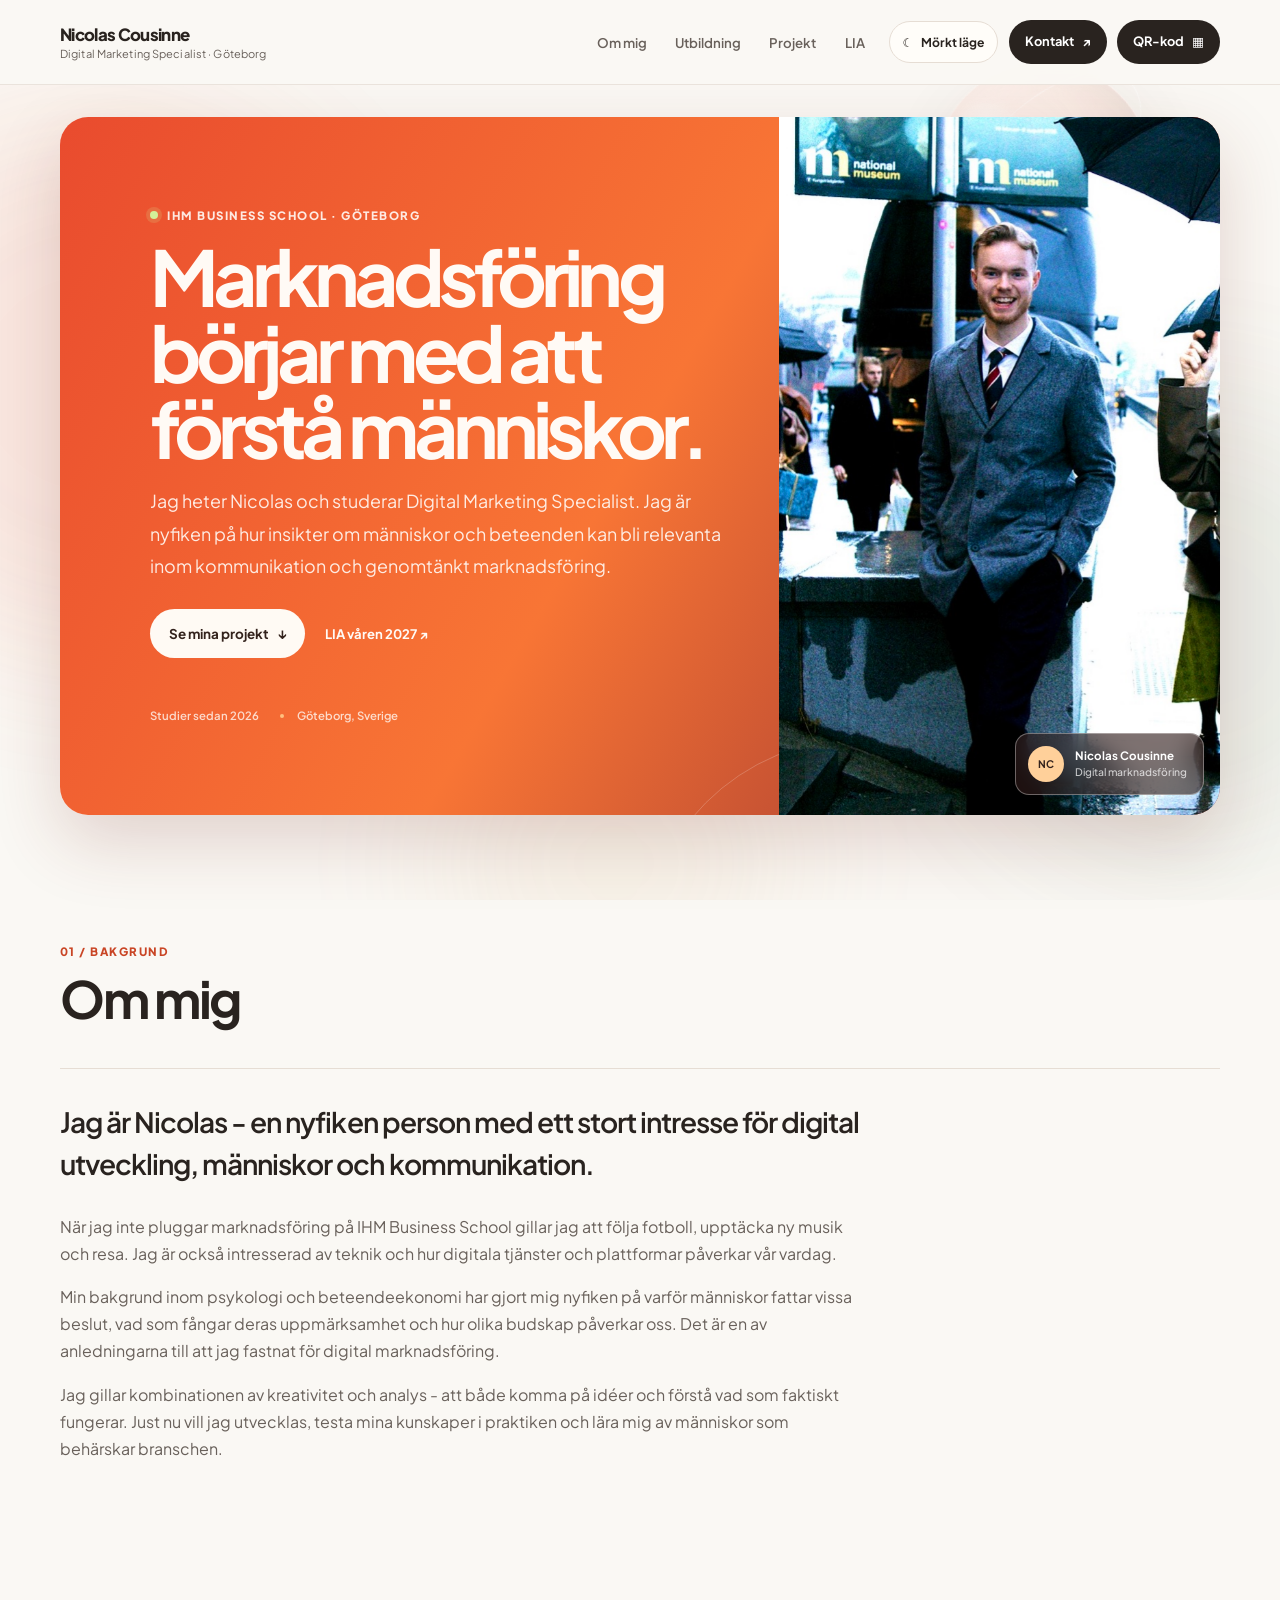
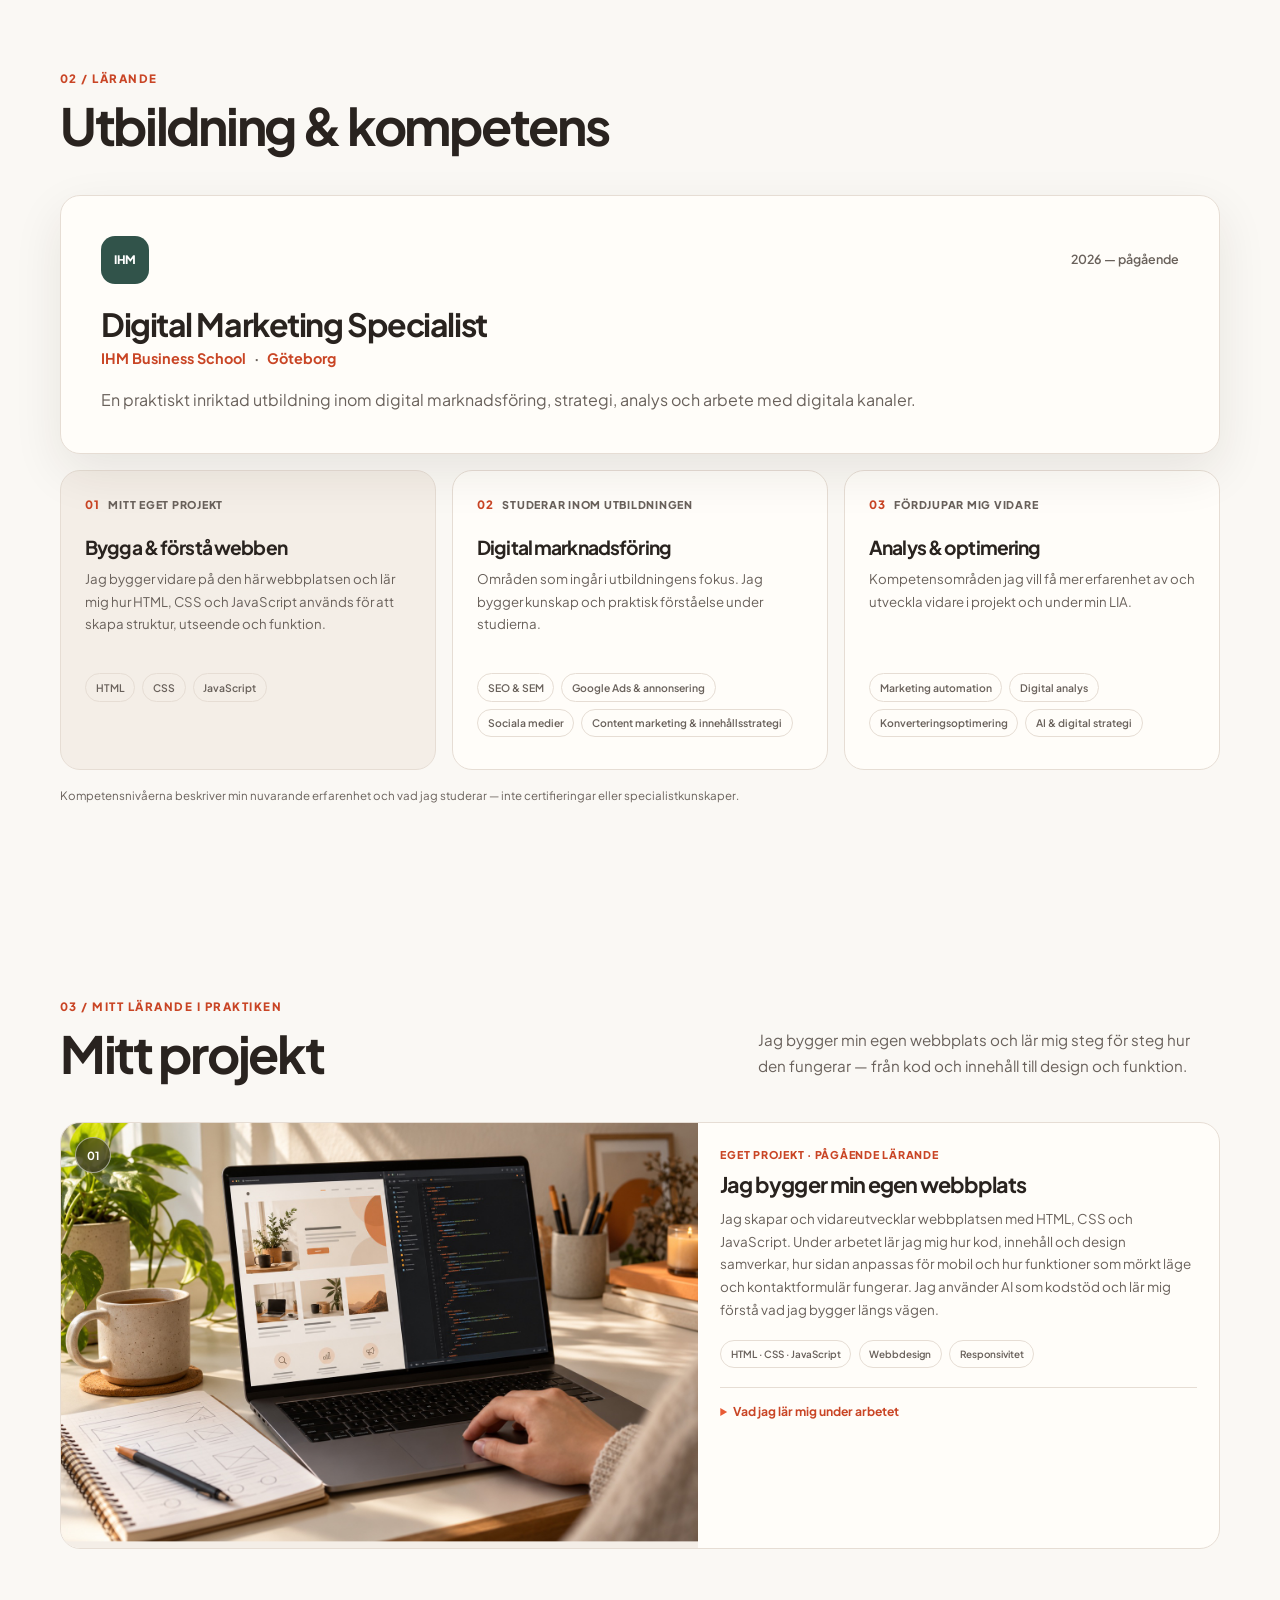
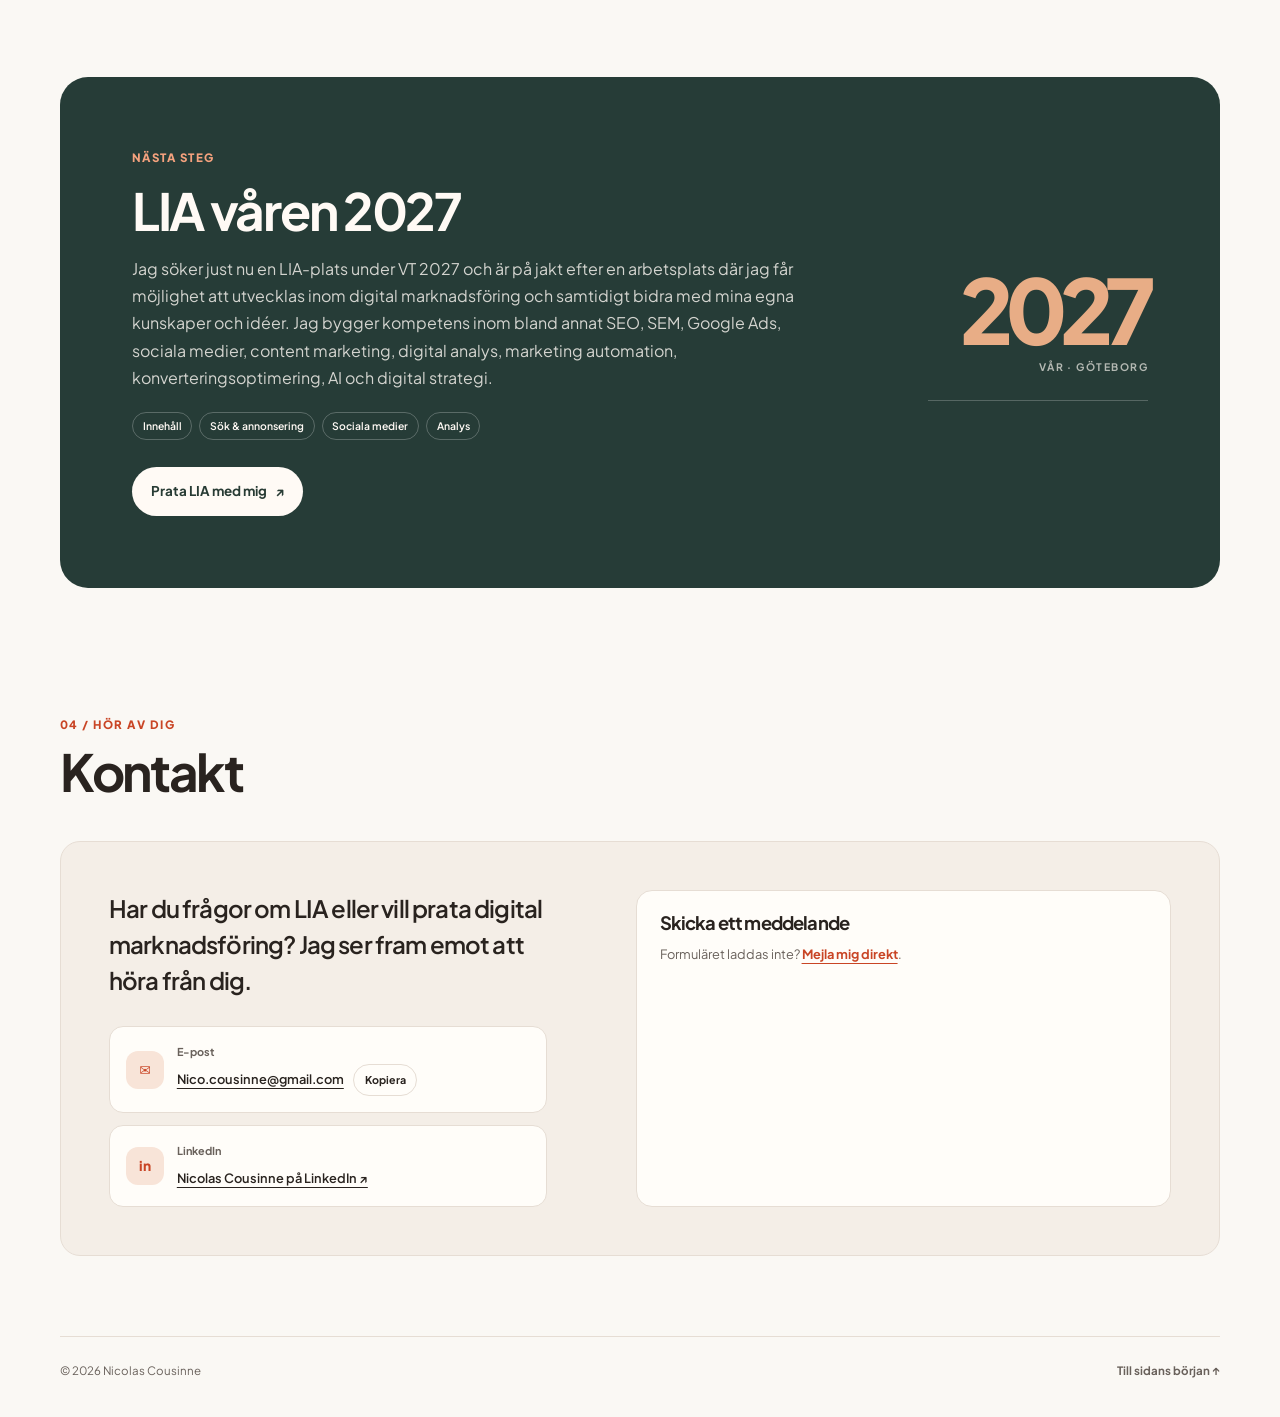
<file: IHM Nicolas Cousinne/index.html>
<!doctype html>
<html lang="sv">
<head>
    <meta charset="utf-8">
    <meta name="viewport" content="width=device-width, initial-scale=1">
    <meta name="theme-color" content="#faf8f4">
    <meta name="description" content="Lär känna Nicolas Cousinne, Digital Marketing Specialist-student på IHM Business School i Göteborg. Se mitt webbprojekt, mina kompetensområden och LIA våren 2027.">
    <meta property="og:type" content="website">
    <meta property="og:title" content="Nicolas Cousinne — Digital marknadsföring">
    <meta property="og:description" content="Digital Marketing Specialist-student på IHM Business School i Göteborg. Intresserad av marknadsföring, människor och beteenden.">
    <meta property="og:locale" content="sv_SE">
    <meta property="og:image" content="https://nicolascousinne.vercel.app/img/profil-nicolas.jpeg">
    <link rel="canonical" href="https://nicolascousinne.vercel.app/">
    <link rel="icon" type="image/svg+xml" href="img/favicon-nc.svg">
    <title>Nicolas Cousinne | Digital Marketing Specialist-student i Göteborg</title>
    <link rel="preconnect" href="https://fonts.googleapis.com">
    <link rel="preconnect" href="https://fonts.gstatic.com" crossorigin>
    <link href="https://fonts.googleapis.com/css2?family=Plus+Jakarta+Sans:wght@400;500;600;700;800&display=swap" rel="stylesheet">
    <link rel="stylesheet" href="style.css">
    <!-- Google Tag Manager -->
    <script>(function(w,d,s,l,i){w[l]=w[l]||[];w[l].push({'gtm.start':new Date().getTime(),event:'gtm.js'});var f=d.getElementsByTagName(s)[0],j=d.createElement(s),dl=l!='dataLayer'?'&l='+l:'';j.async=true;j.src='https://www.googletagmanager.com/gtm.js?id='+i+dl;f.parentNode.insertBefore(j,f);})(window,document,'script','dataLayer','GTM-KZBJGVN3');</script>
</head>
<body data-active-section="toppen">
    <div class="ambient-bg" aria-hidden="true">
        <span class="ambient-orb ambient-orb-one"></span>
        <span class="ambient-orb ambient-orb-two"></span>
        <span class="ambient-orb ambient-orb-three"></span>
        <span class="scroll-orb"><span class="scroll-orb-ring"></span></span>
    </div>
    <a class="skip-link" href="#innehall">Hoppa till innehållet</a>
    <div class="scroll-progress" aria-hidden="true"><span id="scroll-progress-fill"></span></div>
    <noscript><iframe src="https://www.googletagmanager.com/ns.html?id=GTM-KZBJGVN3" height="0" width="0" style="display:none;visibility:hidden" title="Google Tag Manager"></iframe></noscript>

    <header class="sidhuvud">
        <div class="sidhuvud-container">
            <a class="sidhuvud-branding" href="#toppen" aria-label="Nicolas Cousinne, till sidans början">
                <span class="namn">Nicolas Cousinne</span>
                <span class="roll">Digital Marketing Specialist · Göteborg</span>
            </a>
            <nav aria-label="Huvudmeny" class="sidhuvud-nav">
                <ul class="nav-lankar">
                    <li><a href="#om">Om mig</a></li>
                    <li><a href="#utbildning">Utbildning</a></li>
                    <li><a href="#projekt">Projekt</a></li>
                    <li><a href="#lia">LIA</a></li>
                </ul>
            </nav>
            <div class="sidhuvud-actions">
                <button id="tema" class="tema-knapp" type="button" aria-label="Växla till mörkt läge" aria-pressed="false">☾ <span>Mörkt läge</span></button>
                <a href="#kontakt" class="sidhuvud-cta">Kontakt <span aria-hidden="true">↗</span></a>
                <button class="sidhuvud-cta qr-knapp" type="button" aria-haspopup="dialog" aria-controls="qr-dialog" id="visa-qr">QR-kod <span aria-hidden="true">▦</span></button>
            </div>
        </div>
    </header>

    <dialog class="qr-dialog" id="qr-dialog" aria-labelledby="qr-rubrik">
        <div class="qr-dialog-header"><div><p class="eyebrow">Dela min webbplats</p><h2 id="qr-rubrik">Skanna QR-koden</h2></div><button class="qr-stang" type="button" aria-label="Stäng QR-koden" id="stang-qr">×</button></div>
        <p>Rikta kameran mot koden för att besöka min hemsida.</p>
        <img src="[data-uri]" alt="QR-kod till Nicolas Cousinnes hemsida" width="540" height="540">
        <a class="qr-url" href="https://nicolascousinne.vercel.app/" target="_blank" rel="noopener noreferrer">nicolascousinne.vercel.app ↗</a>
    </dialog>

    <main id="innehall">
        <section class="hero" id="toppen" aria-labelledby="hero-rubrik">
            <div class="hero-copy">
                <p class="eyebrow"><span class="status-dot" aria-hidden="true"></span> IHM Business School · Göteborg</p>
                <h1 id="hero-rubrik">Marknadsföring börjar med att förstå människor.</h1>
                <p class="hero-intro">Jag heter Nicolas och studerar Digital Marketing Specialist. Jag är nyfiken på hur insikter om människor och beteenden kan bli relevanta inom kommunikation och genomtänkt marknadsföring.</p>
                <div class="hero-actions">
                    <a href="#projekt" class="knapp">Se mina projekt <span aria-hidden="true">↓</span></a>
                    <a class="textlank" href="#lia">LIA våren 2027 <span aria-hidden="true">↗</span></a>
                </div>
                <div class="hero-meta"><span>Studier sedan 2026</span><span>Göteborg, Sverige</span></div>
            </div>
            <figure class="hero-portratt">
                <img src="img/profil-nicolas.jpeg" alt="Nicolas Cousinne ler mot kameran i en trappa" width="669" height="1174" fetchpriority="high">
                <figcaption><span class="portrait-mark" aria-hidden="true">NC</span><span>Nicolas Cousinne<br><small>Digital marknadsföring</small></span></figcaption>
            </figure>
            <span class="hero-ornament" aria-hidden="true">N·C</span>
        </section>

        <section id="om" class="section section-about" aria-labelledby="om-rubrik">
            <div class="section-heading"><p class="eyebrow">01 / Bakgrund</p><h2 id="om-rubrik">Om mig</h2></div>
            <div class="om-innehall">
                <div class="om-copy">
                    <p class="lead">Jag är Nicolas - en nyfiken person med ett stort intresse för digital utveckling, människor och kommunikation.</p>
                    <p>När jag inte pluggar marknadsföring på IHM Business School gillar jag att följa fotboll, upptäcka ny musik och resa. Jag är också intresserad av teknik och hur digitala tjänster och plattformar påverkar vår vardag.</p>
                    <p>Min bakgrund inom psykologi och beteendeekonomi har gjort mig nyfiken på varför människor fattar vissa beslut, vad som fångar deras uppmärksamhet och hur olika budskap påverkar oss. Det är en av anledningarna till att jag fastnat för digital marknadsföring.</p>
                    <p>Jag gillar kombinationen av kreativitet och analys - att både komma på idéer och förstå vad som faktiskt fungerar. Just nu vill jag utvecklas, testa mina kunskaper i praktiken och lära mig av människor som behärskar branschen.</p>
                </div>
            </div>
        </section>

        <section id="utbildning" class="section section-education" aria-labelledby="utbildning-rubrik">
            <div class="section-heading"><p class="eyebrow">02 / Lärande</p><h2 id="utbildning-rubrik">Utbildning & kompetens</h2></div>
            <article class="education-card">
                <div class="education-topline"><span class="education-icon" aria-hidden="true">IHM</span><span class="education-date">2026 — pågående</span></div>
                <h3>Digital Marketing Specialist</h3>
                <p class="education-school">IHM Business School <span>·</span> Göteborg</p>
                <p>En praktiskt inriktad utbildning inom digital marknadsföring, strategi, analys och arbete med digitala kanaler.</p>
            </article>
            <div class="skills-grid">
                <article class="skill-group skill-group-worked">
                    <p class="skill-label"><span aria-hidden="true">01</span> Mitt eget projekt</p>
                    <h3>Bygga & förstå webben</h3>
                    <p>Jag bygger vidare på den här webbplatsen och lär mig hur HTML, CSS och JavaScript används för att skapa struktur, utseende och funktion.</p>
                    <div class="tag-list"><span>HTML</span><span>CSS</span><span>JavaScript</span></div>
                </article>
                <article class="skill-group">
                    <p class="skill-label"><span aria-hidden="true">02</span> Studerar inom utbildningen</p>
                    <h3>Digital marknadsföring</h3>
                    <p>Områden som ingår i utbildningens fokus. Jag bygger kunskap och praktisk förståelse under studierna.</p>
                    <div class="tag-list"><span>SEO & SEM</span><span>Google Ads & annonsering</span><span>Sociala medier</span><span>Content marketing & innehållsstrategi</span></div>
                </article>
                <article class="skill-group">
                    <p class="skill-label"><span aria-hidden="true">03</span> Fördjupar mig vidare</p>
                    <h3>Analys & optimering</h3>
                    <p>Kompetensområden jag vill få mer erfarenhet av och utveckla vidare i projekt och under min LIA.</p>
                    <div class="tag-list"><span>Marketing automation</span><span>Digital analys</span><span>Konverteringsoptimering</span><span>AI & digital strategi</span></div>
                </article>
            </div>
            <p class="skills-footnote">Kompetensnivåerna beskriver min nuvarande erfarenhet och vad jag studerar — inte certifieringar eller specialistkunskaper.</p>
        </section>

        <section id="projekt" class="section section-projects" aria-labelledby="projekt-rubrik">
            <div class="section-heading section-heading-wide"><div><p class="eyebrow">03 / Mitt lärande i praktiken</p><h2 id="projekt-rubrik">Mitt projekt</h2></div><p class="section-intro">Jag bygger min egen webbplats och lär mig steg för steg hur den fungerar — från kod och innehåll till design och funktion.</p></div>
            <div class="project-grid">
                <article class="project-card project-featured">
                    <a class="project-image" href="https://nicolascousinne.vercel.app/" target="_blank" rel="noopener noreferrer" aria-label="Besök min webbplats i en ny flik"><img src="img/projekt-webb.jpg" alt="En bärbar dator visar en webbplatsförhandsvisning bredvid kod i en redigerare" width="1536" height="1024" loading="lazy"><span class="image-index">01</span><span class="project-image-cta">Visa webbplatsen <span aria-hidden="true">↗</span></span></a>
                    <div class="project-copy"><p class="project-type">Eget projekt · Pågående lärande</p><h3>Jag bygger min egen webbplats</h3><p>Jag skapar och vidareutvecklar webbplatsen med HTML, CSS och JavaScript. Under arbetet lär jag mig hur kod, innehåll och design samverkar, hur sidan anpassas för mobil och hur funktioner som mörkt läge och kontaktformulär fungerar. Jag använder AI som kodstöd och lär mig förstå vad jag bygger längs vägen.</p><div class="project-tags"><span>HTML · CSS · JavaScript</span><span>Webbdesign</span><span>Responsivitet</span></div><details class="project-details"><summary>Vad jag lär mig under arbetet</summary><ul><li>Hur HTML skapar sidans struktur.</li><li>Hur CSS formar layout och visuellt uttryck.</li><li>Hur JavaScript gör funktioner interaktiva.</li><li>Hur webbplatsen anpassas till olika skärmar.</li></ul></details></div>
                </article>
            </div>
        </section>

        <section id="lia" class="lia-section" aria-labelledby="lia-rubrik">
            <div class="lia-content"><p class="eyebrow">Nästa steg</p><h2 id="lia-rubrik">LIA våren 2027</h2><p>Jag söker just nu en LIA-plats under VT 2027 och är på jakt efter en arbetsplats där jag får möjlighet att utvecklas inom digital marknadsföring och samtidigt bidra med mina egna kunskaper och idéer. Jag bygger kompetens inom bland annat SEO, SEM, Google Ads, sociala medier, content marketing, digital analys, marketing automation, konverteringsoptimering, AI och digital strategi.</p><div class="lia-topics"><span>Innehåll</span><span>Sök & annonsering</span><span>Sociala medier</span><span>Analys</span></div><a class="knapp knapp-light" href="#kontakt">Prata LIA med mig <span aria-hidden="true">↗</span></a></div>
            <div class="lia-aside" aria-hidden="true"><span>2027</span><span>VÅR · GÖTEBORG</span><div class="lia-line"></div></div>
        </section>

        <section id="kontakt" class="section section-contact" aria-labelledby="kontakt-rubrik">
            <div class="section-heading"><p class="eyebrow">04 / Hör av dig</p><h2 id="kontakt-rubrik">Kontakt</h2></div>
            <div class="kontakt-container">
                <div class="kontakt-info"><p class="lead">Har du frågor om LIA eller vill prata digital marknadsföring? Jag ser fram emot att höra från dig.</p>
                    <div class="kontakt-metoder">
                        <div class="kontakt-metod-kort"><span class="kontakt-metod-ikon" aria-hidden="true">✉</span><div class="kontakt-metod-detalj"><span class="kontakt-metod-titel">E-post</span><div class="kontakt-epost-rad"><a href="mailto:Nico.cousinne@gmail.com">Nico.cousinne@gmail.com</a><button id="kopiera" type="button" class="kopiera-knapp" aria-label="Kopiera e-postadress">Kopiera</button></div></div></div>
                        <div class="kontakt-metod-kort"><span class="kontakt-metod-ikon" aria-hidden="true">in</span><div class="kontakt-metod-detalj"><span class="kontakt-metod-titel">LinkedIn</span><a href="https://www.linkedin.com/in/nicolas-cousinne-8398451b2/" target="_blank" rel="noopener noreferrer">Nicolas Cousinne på LinkedIn ↗</a></div></div>
                    </div>
                </div>
                <div class="kontakt-formular-yta"><h3>Skicka ett meddelande</h3><div id="hubspot-kontaktformular"><p class="form-fallback">Formuläret laddas inte? <a href="mailto:Nico.cousinne@gmail.com">Mejla mig direkt</a>.</p></div></div>
            </div>
        </section>
    </main>

    <footer><p>© 2026 Nicolas Cousinne</p><a href="#toppen">Till sidans början ↑</a></footer>
    <script src="https://js-eu1.hsforms.net/forms/embed/v2.js" charset="utf-8"></script>
    <script>if (window.hbspt) { hbspt.forms.create({region:"eu1",portalId:"149565901",formId:"0b911bed-76be-4155-a358-f416e55a927c",target:"#hubspot-kontaktformular"}); }</script>
    <script src="script.js" defer></script>
</body>
</html>
</file>
<file: IHM Nicolas Cousinne/style.css>
*, *::before, *::after { box-sizing: border-box; }

:root {
    color-scheme: light;
    --text: #29231f;
    --muted: #69615b;
    --paper: #faf8f4;
    --surface: #fffdf9;
    --surface-warm: #f4eee7;
    --line: #e6ddd4;
    --orange: #e85b35;
    --orange-dark: #c94525;
    --orange-pale: #f8e4d8;
    --green: #31534a;
    --shadow: 0 18px 50px rgba(46, 34, 26, .09);
    --font: "Plus Jakarta Sans", system-ui, -apple-system, BlinkMacSystemFont, "Segoe UI", sans-serif;
    --radius: 20px;
    --max: 1160px;
}

html { scroll-behavior: smooth; scroll-padding-top: 100px; }
body { margin: 0; color: var(--text); background: var(--paper); font: 16px/1.7 var(--font); -webkit-font-smoothing: antialiased; --ambient-one:rgba(239,103,63,.16); --ambient-two:rgba(76,126,102,.12); --ambient-three:rgba(221,177,121,.17); }
body.morkt { color-scheme: dark; --text:#f6f0e9; --muted:#c5b8ae; --paper:#111111; --surface:#1b1918; --surface-warm:#211b19; --line:#39312e; --orange:#ff7951; --orange-dark:#ff9978; --orange-pale:#39231c; --green:#a8c9ba; --shadow:0 18px 50px rgba(0,0,0,.28); --ambient-one:rgba(255,104,67,.23); --ambient-two:rgba(71,141,111,.19); --ambient-three:rgba(198,129,167,.17); }
body[data-active-section="om"] { --ambient-one:rgba(228,104,70,.15); --ambient-two:rgba(72,145,117,.18); --ambient-three:rgba(231,194,133,.15); }
body[data-active-section="utbildning"] { --ambient-one:rgba(224,159,76,.18); --ambient-two:rgba(81,138,114,.16); --ambient-three:rgba(225,117,86,.14); }
body[data-active-section="projekt"] { --ambient-one:rgba(233,100,65,.2); --ambient-two:rgba(126,104,152,.14); --ambient-three:rgba(219,176,118,.17); }
body[data-active-section="lia"] { --ambient-one:rgba(66,133,101,.2); --ambient-two:rgba(235,116,73,.17); --ambient-three:rgba(205,184,115,.14); }
body[data-active-section="kontakt"] { --ambient-one:rgba(183,113,149,.16); --ambient-two:rgba(233,112,70,.17); --ambient-three:rgba(103,145,125,.15); }
.ambient-bg { position:fixed; z-index:0; inset:0; overflow:hidden; pointer-events:none; }
.ambient-orb { position:absolute; display:block; border-radius:50%; filter:blur(76px); opacity:.72; transition:background-color 1.5s ease,opacity 1.5s ease; will-change:transform; }
.ambient-orb-one { top:12%; left:-14vw; width:43vw; height:43vw; background:var(--ambient-one); animation:float-one 24s ease-in-out infinite alternate; }
.ambient-orb-two { top:43%; right:-12vw; width:38vw; height:38vw; background:var(--ambient-two); animation:float-two 29s ease-in-out infinite alternate; }
.ambient-orb-three { top:76%; left:34%; width:28vw; height:28vw; background:var(--ambient-three); opacity:.52; animation:float-three 33s ease-in-out infinite alternate; }
@keyframes float-one { to { transform:translate3d(9vw,8vh,0) scale(1.12); } }
@keyframes float-two { to { transform:translate3d(-8vw,-7vh,0) scale(.88); } }
@keyframes float-three { to { transform:translate3d(7vw,-8vh,0) scale(1.16); } }
.scroll-orb { position:absolute; top:0; left:0; display:block; width:clamp(116px,17vw,230px); aspect-ratio:1; transform:translate3d(var(--scroll-orb-x,72vw),var(--scroll-orb-y,8vh),0) rotate(var(--scroll-orb-rotation,0deg)); border:1px solid rgba(255,255,255,.5); border-radius:50%; background-color:var(--ambient-one); background-image:radial-gradient(circle at 31% 25%,rgba(255,255,255,.78),transparent 17%),radial-gradient(circle at 42% 36%,rgba(255,255,255,.3),transparent 49%); box-shadow:inset 14px 12px 32px rgba(255,255,255,.2),inset -16px -18px 36px rgba(34,31,26,.12),0 18px 60px rgba(53,32,26,.12); opacity:.58; transition:transform .1s linear,background-color 1.5s ease; will-change:transform; }
.scroll-orb-ring { position:absolute; inset:-11% -8%; border:1px solid rgba(255,255,255,.62); border-radius:50%; transform:rotate(-28deg) scaleY(.48); }
body.morkt .scroll-orb { border-color:rgba(255,255,255,.28); box-shadow:inset 14px 12px 32px rgba(255,255,255,.12),inset -16px -18px 36px rgba(0,0,0,.18),0 18px 60px rgba(0,0,0,.2); opacity:.44; }
body.morkt .scroll-orb-ring { border-color:rgba(255,255,255,.38); }
::selection { color: #fff; background: var(--orange); }
a { color: inherit; text-underline-offset: 4px; }
button, input, textarea { font: inherit; }
img { display:block; max-width:100%; }
h1,h2,h3,p,figure { margin-top:0; }
h1,h2,h3 { line-height:1.14; letter-spacing:-.045em; }
h2 { margin-bottom:0; font-size:clamp(2rem,4vw,3.3rem); }
h3 { margin-bottom:.65rem; font-size:1.35rem; }
p { color:var(--muted); }
.skip-link { position:fixed; z-index:300; top:8px; left:8px; padding:.65rem 1rem; transform:translateY(-150%); background:var(--text); color:var(--paper); border-radius:8px; }
.skip-link:focus { transform:translateY(0); }
.scroll-progress { position:fixed; z-index:200; inset:0 0 auto; height:3px; pointer-events:none; }
.scroll-progress span { display:block; width:100%; height:100%; transform:scaleX(0); transform-origin:left; background:var(--orange); }

.sidhuvud { position:sticky; z-index:100; top:0; border-bottom:1px solid color-mix(in srgb,var(--line),transparent 25%); background:color-mix(in srgb,var(--paper),transparent 5%); backdrop-filter:blur(18px); }
.sidhuvud-container { display:flex; align-items:center; justify-content:space-between; gap:1.5rem; width:min(var(--max),calc(100% - 3rem)); min-height:84px; margin:auto; }
.sidhuvud-branding { display:flex; flex-direction:column; flex-shrink:0; text-decoration:none; line-height:1.4; }
.namn { font-size:1.05rem; font-weight:800; letter-spacing:-.04em; }
.roll { color:var(--muted); font-size:.69rem; letter-spacing:.01em; }
.sidhuvud-nav { margin-left:auto; }
.nav-lankar { display:flex; align-items:center; gap:clamp(.8rem,2.2vw,1.8rem); margin:0; padding:0; list-style:none; }
.nav-lankar a { position:relative; color:var(--muted); font-size:.83rem; font-weight:600; text-decoration:none; transition:color .2s ease; }
.nav-lankar a:hover,.nav-lankar a:focus-visible { color:var(--orange-dark); }
.sidhuvud-actions { display:flex; align-items:center; gap:.65rem; }
.tema-knapp,.sidhuvud-cta,.knapp,.kopiera-knapp { display:inline-flex; align-items:center; justify-content:center; gap:.5rem; border:0; border-radius:999px; font-weight:700; text-decoration:none; cursor:pointer; transition:transform .2s ease,background-color .2s ease,color .2s ease,border-color .2s ease; }
.tema-knapp { padding:.6rem .8rem; border:1px solid var(--line); color:var(--text); background:var(--surface); font-size:.76rem; white-space:nowrap; }
.tema-knapp:hover,.knapp:hover,.sidhuvud-cta:hover { transform:translateY(-2px); }
.sidhuvud-cta { padding:.68rem 1rem; color:white; background:var(--text); font-size:.8rem; }
.sidhuvud-cta:hover { color:white; background:var(--orange-dark); }
.qr-knapp { font-family:inherit; }
.qr-dialog { width:min(460px,calc(100% - 2rem)); max-height:calc(100dvh - 2rem); aspect-ratio:1; padding:1.25rem; overflow:auto; border:1px solid var(--line); border-radius:22px; color:var(--text); background:var(--surface); box-shadow:var(--shadow); }
.qr-dialog[open] { animation:qr-pop .18s ease-out; }
.qr-dialog::backdrop { background:rgba(24,20,18,.58); backdrop-filter:blur(4px); }
.qr-dialog-header { display:flex; align-items:flex-start; justify-content:space-between; gap:1rem; }
.qr-dialog-header .eyebrow { margin-bottom:.4rem; }
.qr-dialog-header h2 { font-size:1.45rem; }
.qr-dialog>p { margin:.55rem 0 .7rem; font-size:.82rem; }
.qr-dialog img { width:min(100%,260px); height:auto; aspect-ratio:1; margin:0 auto .55rem; border:1px solid var(--line); border-radius:12px; }
.qr-stang { display:grid; width:36px; height:36px; flex:0 0 auto; place-items:center; border:1px solid var(--line); border-radius:50%; color:var(--text); background:var(--surface-warm); cursor:pointer; font-size:1.4rem; line-height:1; }
.qr-url { display:block; color:var(--orange-dark); font-size:.78rem; font-weight:700; text-align:center; text-decoration:none; }
@keyframes qr-pop { from { opacity:0; transform:translateY(8px) scale(.98); } to { opacity:1; transform:none; } }

main { position:relative; z-index:1; overflow:hidden; }
.hero { position:relative; display:block; width:min(var(--max),calc(100% - 3rem)); min-height:660px; margin:2rem auto 0; padding:clamp(2.5rem,7vw,6rem); overflow:hidden; border-radius:28px; color:#fffaf5; background:linear-gradient(120deg,#e94b2e 0%,#f87535 49%,#8b2930 100%); box-shadow:0 26px 70px rgba(115,44,31,.19); }
.hero::before { position:absolute; width:440px; height:440px; right:12%; bottom:-52%; border:1px solid rgba(255,255,255,.2); border-radius:50%; content:""; }
.hero-copy { position:relative; z-index:2; width:60%; max-width:650px; }
.eyebrow { margin:0 0 .9rem; color:var(--orange-dark); font-size:.72rem; font-weight:800; letter-spacing:.13em; line-height:1.5; text-transform:uppercase; }
.hero .eyebrow { display:flex; align-items:center; gap:.6rem; color:rgba(255,250,245,.9); }
.status-dot { width:8px; height:8px; border-radius:50%; background:#d3f099; box-shadow:0 0 0 4px rgba(211,240,153,.17); }
.hero h1 { max-width:11ch; margin:0 0 1.2rem; font-size:clamp(2.7rem,6vw,5.6rem); font-weight:700; line-height:.99; letter-spacing:-.075em; text-wrap:balance; }
.hero-intro { max-width:51ch; margin-bottom:1.7rem; color:rgba(255,250,245,.9); font-size:clamp(1rem,1.4vw,1.12rem); line-height:1.8; }
.hero-actions { display:flex; align-items:center; flex-wrap:wrap; gap:1.25rem; }
.knapp { min-height:49px; padding:.8rem 1.2rem; color:white; background:var(--orange); font-size:.84rem; }
.hero .knapp { color:#33221c; background:#fffaf4; }
.hero .knapp:hover { color:#33221c; background:#f5dfd1; }
.textlank { color:#fffaf5; font-size:.82rem; font-weight:700; text-decoration:none; }
.textlank:hover { color:#ffe0cb; }
.hero-meta { display:flex; flex-wrap:wrap; gap:1.35rem; margin-top:3rem; color:rgba(255,250,245,.78); font-size:.71rem; font-weight:600; }
.hero-meta span+span::before { display:inline-block; width:4px; height:4px; margin:0 .8rem .16rem 0; border-radius:50%; background:#ffc07f; content:""; }
.hero-portratt { position:absolute; z-index:1; inset:0 0 0 auto; width:38%; margin:0; overflow:hidden; }
.hero-portratt img { width:100%; height:100%; object-fit:cover; object-position:center 31%; border:0; border-radius:0; box-shadow:none; transform:translate3d(0,var(--hero-parallax-y,0px),0) scale(1.04); will-change:transform; }
.hero-portratt figcaption { position:absolute; right:1rem; bottom:1.25rem; display:flex; align-items:center; gap:.7rem; padding:.75rem 1rem .75rem .75rem; border:1px solid rgba(255,255,255,.35); border-radius:14px; color:#fff; background:rgba(49,28,27,.62); backdrop-filter:blur(12px); font-size:.72rem; font-weight:700; line-height:1.4; }
.hero-portratt figcaption small { color:rgba(255,255,255,.73); font-size:.65rem; font-weight:500; }
.portrait-mark { display:grid; width:36px; height:36px; place-items:center; border-radius:50%; color:#33221c; background:#ffd09a; font-size:.65rem; }
.hero-ornament { position:absolute; right:4%; top:4%; color:rgba(255,255,255,.11); font-size:clamp(3rem,8vw,7rem); font-weight:800; letter-spacing:-.1em; }

.section { width:min(var(--max),calc(100% - 3rem)); margin:0 auto; padding:clamp(5rem,10vw,8rem) 0; scroll-margin-top:100px; }
.section-heading { margin-bottom:2.5rem; }
.section-heading .eyebrow { margin-bottom:.55rem; }
.section-heading-wide { display:flex; align-items:end; justify-content:space-between; gap:2rem; }
.section-intro { max-width:42ch; margin:0 0 .25rem; font-size:.95rem; }
.om-innehall { display:grid; grid-template-columns:minmax(0,1fr); align-items:start; padding-top:2rem; border-top:1px solid var(--line); }
.om-copy { max-width:820px; }
.lead { color:var(--text); font-size:clamp(1.2rem,2.4vw,1.75rem); font-weight:600; line-height:1.5; letter-spacing:-.035em; }
.om-copy p:not(.lead) { max-width:66ch; }

.section-education { padding-top:4rem; }
.education-card { position:relative; padding:clamp(1.5rem,4vw,2.5rem); border:1px solid var(--line); border-radius:var(--radius); background:var(--surface); box-shadow:var(--shadow); }
.education-topline { display:flex; align-items:center; justify-content:space-between; margin-bottom:1.4rem; }
.education-icon { display:grid; width:48px; height:48px; place-items:center; border-radius:14px; color:#fff; background:var(--green); font-size:.73rem; font-weight:800; letter-spacing:-.03em; }
.education-date { color:var(--muted); font-size:.78rem; font-weight:600; }
.education-card h3 { margin-bottom:.2rem; font-size:clamp(1.45rem,3vw,2rem); }
.education-card>p:last-child { margin:1rem 0 0; max-width:70ch; }
.education-school { margin:0; color:var(--orange-dark); font-size:.9rem; font-weight:700; }
.education-school span { margin:0 .3rem; color:var(--muted); }
.skills-grid { display:grid; grid-template-columns:repeat(3,minmax(0,1fr)); gap:1rem; margin-top:1rem; }
.skill-group { min-height:300px; padding:1.5rem; border:1px solid var(--line); border-radius:var(--radius); background:var(--surface); }
.skill-group-worked { background:var(--surface-warm); }
.skill-label { display:flex; align-items:center; gap:.55rem; margin:0 0 1.35rem; color:var(--muted); font-size:.67rem; font-weight:800; letter-spacing:.07em; text-transform:uppercase; }
.skill-label span { color:var(--orange-dark); font-size:.72rem; }
.skill-group h3 { margin-bottom:.6rem; font-size:1.2rem; }
.skill-group>p:not(.skill-label) { min-height:92px; font-size:.83rem; line-height:1.7; }
.tag-list,.project-tags,.lia-topics { display:flex; flex-wrap:wrap; gap:.45rem; }
.tag-list span,.project-tags span,.lia-topics span { padding:.35rem .6rem; border:1px solid var(--line); border-radius:99px; color:var(--muted); font-size:.65rem; font-weight:600; line-height:1.45; }
.skills-footnote { margin:1rem 0 0; font-size:.72rem; }

.section-projects { padding-top:4rem; }
.project-grid { display:grid; grid-template-columns:repeat(2,minmax(0,1fr)); gap:1.2rem; margin-top:2.5rem; }
.project-card { position:relative; overflow:hidden; border:1px solid var(--line); border-radius:var(--radius); background:var(--surface); transform:perspective(1100px) rotateX(var(--tilt-y,0deg)) rotateY(var(--tilt-x,0deg)) translateY(var(--card-lift,0px)); transform-style:preserve-3d; transition:transform .35s cubic-bezier(.2,.7,.2,1),box-shadow .35s ease,border-color .35s ease; }
.project-card::before { position:absolute; z-index:0; inset:0; pointer-events:none; opacity:0; background:radial-gradient(circle at var(--spot-x,50%) var(--spot-y,50%),rgba(255,255,255,.17),transparent 42%); content:""; transition:opacity .3s ease; }
.project-card:hover,.project-card:focus-within { --card-lift:-5px; border-color:color-mix(in srgb,var(--orange) 45%,var(--line)); box-shadow:var(--shadow); }
.project-card:hover::before,.project-card:focus-within::before { opacity:1; }
.project-featured { grid-column:1/-1; display:grid; grid-template-columns:1.1fr .9fr; }
.project-image { position:relative; z-index:1; display:block; overflow:hidden; background:var(--surface-warm); }
.project-image img { width:100%; height:260px; object-fit:cover; transform:translate3d(var(--image-shift-x,0px),var(--image-shift-y,0px),0); transition:transform .55s cubic-bezier(.2,.7,.2,1); }
.project-featured .project-image img { height:100%; min-height:320px; }
.project-card:hover .project-image img,.project-card:focus-within .project-image img { transform:translate3d(var(--image-shift-x,0px),var(--image-shift-y,0px),0) scale(1.045); }
.project-image-cta { position:absolute; right:1rem; bottom:1rem; display:flex; align-items:center; gap:.55rem; padding:.7rem .9rem; border:1px solid rgba(255,255,255,.45); border-radius:99px; color:#fff; background:rgba(35,27,25,.72); font-size:.72rem; font-weight:700; opacity:0; transform:translateY(7px); backdrop-filter:blur(10px); transition:opacity .25s ease,transform .25s ease; }
.project-image:hover .project-image-cta,.project-image:focus-visible .project-image-cta { opacity:1; transform:translateY(0); }
.project-details { position:relative; z-index:3; margin-top:1.2rem; border-top:1px solid var(--line); }
.project-details summary { width:fit-content; padding:.8rem 0 .1rem; color:var(--orange-dark); cursor:pointer; font-size:.76rem; font-weight:700; }
.project-details summary::marker { color:var(--orange); }
.project-details ul { display:grid; gap:.45rem; margin:.7rem 0 0; padding-left:1.1rem; color:var(--muted); font-size:.76rem; line-height:1.6; }
.image-index { position:absolute; top:14px; left:14px; display:grid; width:36px; height:36px; place-items:center; border:1px solid rgba(255,255,255,.5); border-radius:50%; color:#fff; background:rgba(31,27,24,.55); font-size:.7rem; font-weight:700; backdrop-filter:blur(8px); }
.project-copy { position:relative; z-index:1; padding:1.4rem; }
.project-type { margin:0 0 .55rem; color:var(--orange-dark); font-size:.67rem; font-weight:800; letter-spacing:.07em; text-transform:uppercase; }
.project-copy h3 { margin-bottom:.65rem; }
.project-copy>p:not(.project-type) { font-size:.84rem; }
.project-tags { margin-top:1.15rem; }
.project-tags span { font-size:.62rem; }

.lia-section { display:grid; grid-template-columns:minmax(0,1fr) minmax(180px,.42fr); align-items:center; gap:2rem; width:min(var(--max),calc(100% - 3rem)); margin:0 auto; padding:clamp(2rem,6vw,4.5rem); overflow:hidden; border-radius:28px; color:#fffaf5; background:#263c37; scroll-margin-top:100px; }
.lia-content { max-width:680px; }
.lia-section .eyebrow { color:#f5a27e; }
.lia-section h2 { margin-bottom:1rem; color:#fffaf5; }
.lia-section p:not(.eyebrow) { max-width:62ch; color:rgba(255,250,245,.8); }
.lia-topics { margin:1.3rem 0 1.7rem; }
.lia-topics span { border-color:rgba(255,255,255,.24); color:#fffaf5; }
.knapp-light { color:#283b34; background:#fffaf5; }
.knapp-light:hover { color:#283b34; background:#f6d9c8; }
.lia-aside { display:flex; flex-direction:column; align-items:flex-end; gap:.25rem; color:#e8ad86; }
.lia-aside span:first-child { font-size:clamp(3.2rem,7vw,6rem); font-weight:800; letter-spacing:-.09em; line-height:1; }
.lia-aside span:nth-child(2) { color:rgba(255,250,245,.65); font-size:.65rem; font-weight:700; letter-spacing:.14em; }
.lia-line { width:100%; max-width:220px; height:1px; margin-top:1.25rem; background:rgba(255,255,255,.22); }

.section-contact { padding-bottom:5rem; }
.kontakt-container { display:grid; grid-template-columns:minmax(0,.9fr) minmax(0,1.1fr); gap:clamp(2rem,7vw,6rem); padding:clamp(1.5rem,4vw,3rem); border:1px solid var(--line); border-radius:var(--radius); background:var(--surface-warm); }
.kontakt-info .lead { font-size:clamp(1.15rem,2vw,1.5rem); }
.kontakt-metoder { display:grid; gap:.75rem; margin-top:1.8rem; }
.kontakt-metod-kort { display:flex; align-items:center; gap:.8rem; padding:1rem; border:1px solid var(--line); border-radius:14px; background:var(--surface); }
.kontakt-metod-ikon { display:grid; width:38px; height:38px; flex:0 0 auto; place-items:center; border-radius:12px; color:var(--orange-dark); background:var(--orange-pale); font-size:.85rem; font-weight:800; }
.kontakt-metod-titel { display:block; margin-bottom:.15rem; color:var(--muted); font-size:.68rem; font-weight:700; }
.kontakt-metod-detalj a { overflow-wrap:anywhere; color:var(--text); font-size:.8rem; font-weight:600; }
.kontakt-metod-detalj a:hover { color:var(--orange-dark); }
.kontakt-epost-rad { display:flex; align-items:center; flex-wrap:wrap; gap:.6rem; }
.kopiera-knapp { padding:.35rem .65rem; border:1px solid var(--line); color:var(--text); background:var(--surface); font-size:.67rem; }
.kopiera-knapp:hover { border-color:var(--orange); color:var(--orange-dark); }
.kontakt-formular-yta { min-width:0; padding:1.4rem; border:1px solid var(--line); border-radius:16px; background:var(--surface); }
.kontakt-formular-yta h3 { font-size:1.15rem; }
.form-fallback { margin:0; font-size:.8rem; }
.form-fallback a { color:var(--orange-dark); font-weight:700; }
footer { position:relative; z-index:1; display:flex; justify-content:space-between; gap:1rem; width:min(var(--max),calc(100% - 3rem)); margin:auto; padding:1.5rem 0 2.3rem; border-top:1px solid var(--line); }
footer p,footer a { margin:0; color:var(--muted); font-size:.72rem; }
footer a { font-weight:700; text-decoration:none; }

:focus-visible { outline:3px solid var(--orange); outline-offset:4px; }
.reveal-on-scroll { opacity:0; transform:translateY(22px) scale(.99); transition:opacity .65s cubic-bezier(.2,.7,.2,1),transform .65s cubic-bezier(.2,.7,.2,1); }
.reveal-on-scroll.is-visible { opacity:1; transform:none; }
.project-card.reveal-on-scroll:hover,.project-card.reveal-on-scroll:focus-within { transform:perspective(1100px) rotateX(var(--tilt-y,0deg)) rotateY(var(--tilt-x,0deg)) translateY(var(--card-lift,0px)); }
@media (hover:none) { .project-image-cta { opacity:1; transform:none; } }

@media (max-width:900px) {
    .sidhuvud-container { width:calc(100% - 2rem); gap:.8rem; }
    .nav-lankar { gap:.85rem; }
    .nav-lankar a { font-size:.75rem; }
    .sidhuvud-cta:not(.qr-knapp) { display:none; }
    .hero { width:calc(100% - 2rem); min-height:570px; padding:clamp(2rem,5vw,3.5rem); gap:2rem; }
    .hero-copy { width:60%; }
    .hero-portratt { width:38%; }
    .section,.lia-section,footer { width:calc(100% - 2rem); }
}
@media (max-width:680px) {
    .qr-dialog { width:min(420px,calc(100% - 2rem)); aspect-ratio:1; padding:1rem; }
    .qr-dialog img { width:min(100%,230px); }
    html { scroll-padding-top:80px; }
    .sidhuvud-container { min-height:72px; flex-wrap:wrap; padding:.65rem 0; }
    .sidhuvud-branding { max-width:58%; }
    .roll { font-size:.61rem; }
    .sidhuvud-actions { margin-left:auto; }
    .qr-knapp { padding:.55rem .75rem; font-size:.72rem; }
    .tema-knapp { padding:.52rem .65rem; font-size:.7rem; }
    .sidhuvud-nav { order:3; width:100%; margin:0; overflow-x:auto; scrollbar-width:none; }
    .sidhuvud-nav::-webkit-scrollbar { display:none; }
    .nav-lankar { justify-content:space-between; min-width:360px; padding:.1rem 0 .2rem; }
    .nav-lankar a { font-size:.72rem; }
    .hero { min-height:0; margin-top:1rem; padding:2.3rem 1.5rem 1.5rem; border-radius:22px; }
    .hero-copy { width:100%; }
    .hero h1 { max-width:13ch; font-size:clamp(2.7rem,12vw,4.3rem); }
    .hero-meta { margin-top:1.8rem; }
    .hero-portratt { position:relative; inset:auto; z-index:1; width:min(82%,280px); margin:2rem auto 0; overflow:visible; }
    .hero-portratt img { width:100%; height:clamp(340px,105vw,410px); border:7px solid rgba(255,250,245,.92); border-radius:48% 48% 22px 22px; box-shadow:0 22px 48px rgba(53,24,24,.3); }
    .hero-portratt figcaption { right:-13px; bottom:20px; }
    .hero-ornament { top:auto; right:5%; bottom:32%; font-size:3.5rem; }
    .section { padding:4.5rem 0; }
    .section-heading { margin-bottom:1.7rem; }
    .section-heading-wide { display:block; }
    .section-intro { margin-top:1rem; }
    .om-innehall { grid-template-columns:1fr; gap:1.25rem; }
    .skills-grid,.project-grid { grid-template-columns:1fr; }
    .skill-group { min-height:0; }
    .skill-group>p:not(.skill-label) { min-height:0; }
    .project-featured { grid-column:auto; display:block; }
    .project-featured .project-image img { height:240px; min-height:0; }
    .project-image img { height:240px; }
    .lia-section { grid-template-columns:1fr; gap:1.5rem; padding:2rem 1.5rem; border-radius:22px; }
    .lia-aside { align-items:flex-start; }
    .lia-line { max-width:100%; }
    .kontakt-container { grid-template-columns:1fr; padding:1.2rem; }
    .kontakt-formular-yta { padding:1rem; }
}
@media (max-width:380px) {
    .tema-knapp span { display:none; }
    .sidhuvud-branding .namn { font-size:.94rem; }
    .roll { font-size:.55rem; }
    .hero { width:calc(100% - 1.25rem); padding-inline:1.15rem; }
    .section,.lia-section,footer { width:calc(100% - 1.5rem); }
}
@media (prefers-reduced-motion:reduce) {
    *,*::before,*::after { scroll-behavior:auto !important; animation-duration:.01ms !important; animation-iteration-count:1 !important; transition-duration:.01ms !important; }
    .reveal-on-scroll { opacity:1; transform:none; }
    .ambient-orb { animation:none; }
    .scroll-orb { will-change:auto; }
    .hero-portratt img { transform:none; will-change:auto; }
    .project-card,.project-card:hover,.project-card:focus-within { transform:none; }
    .project-card::before,.project-image-cta { transition:none; }
}
</file>
